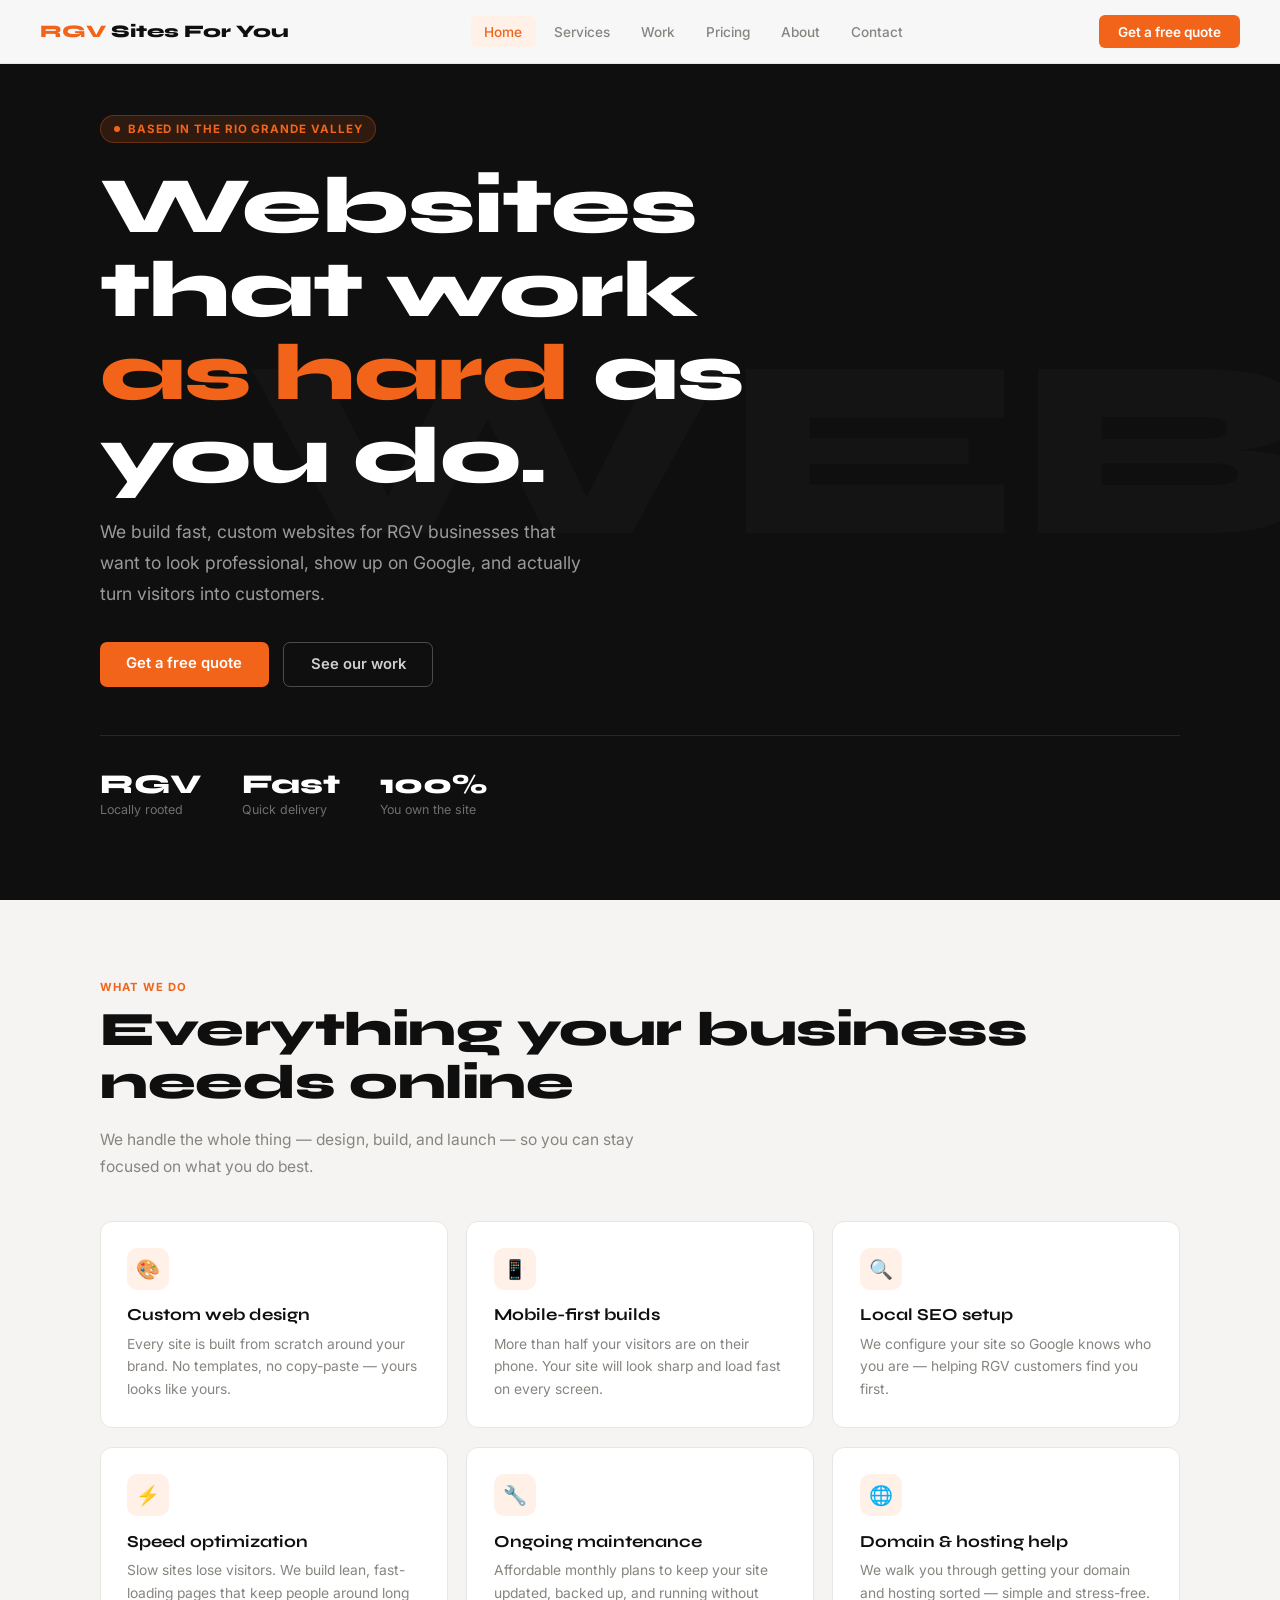
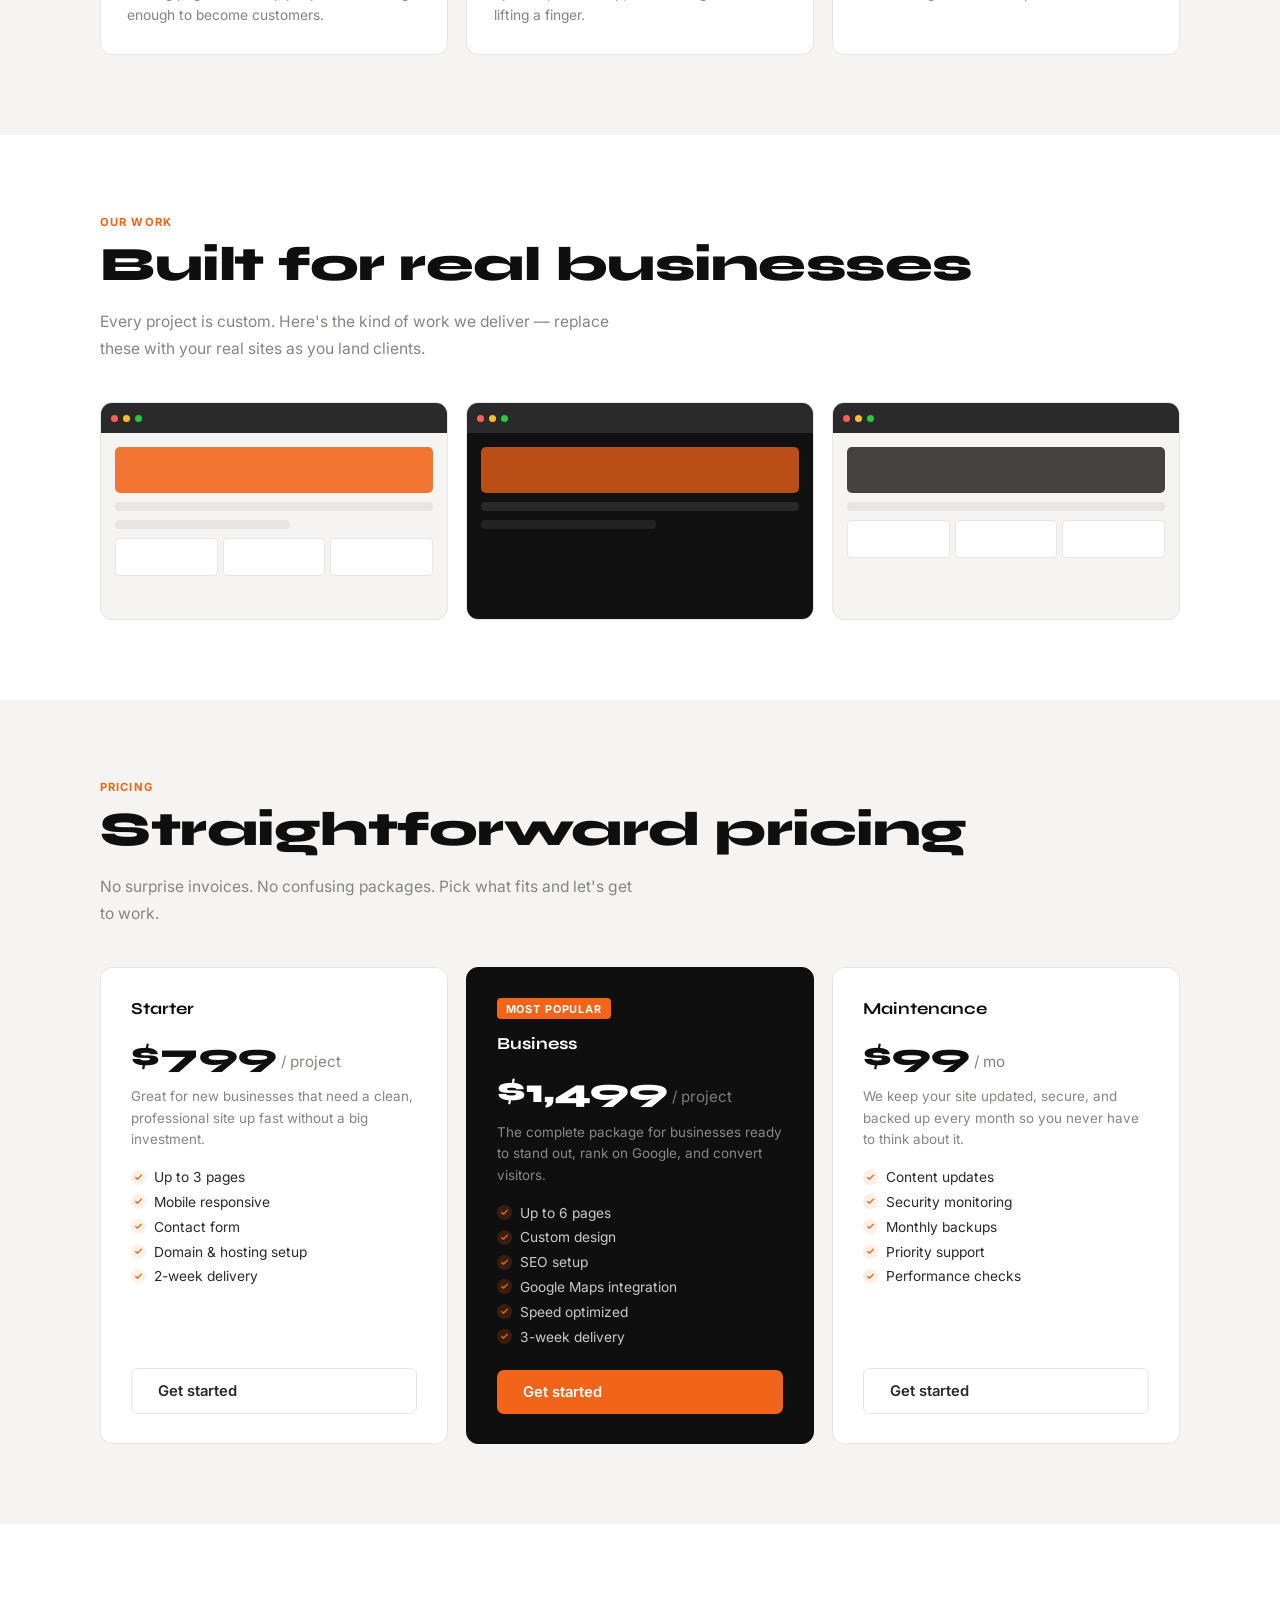
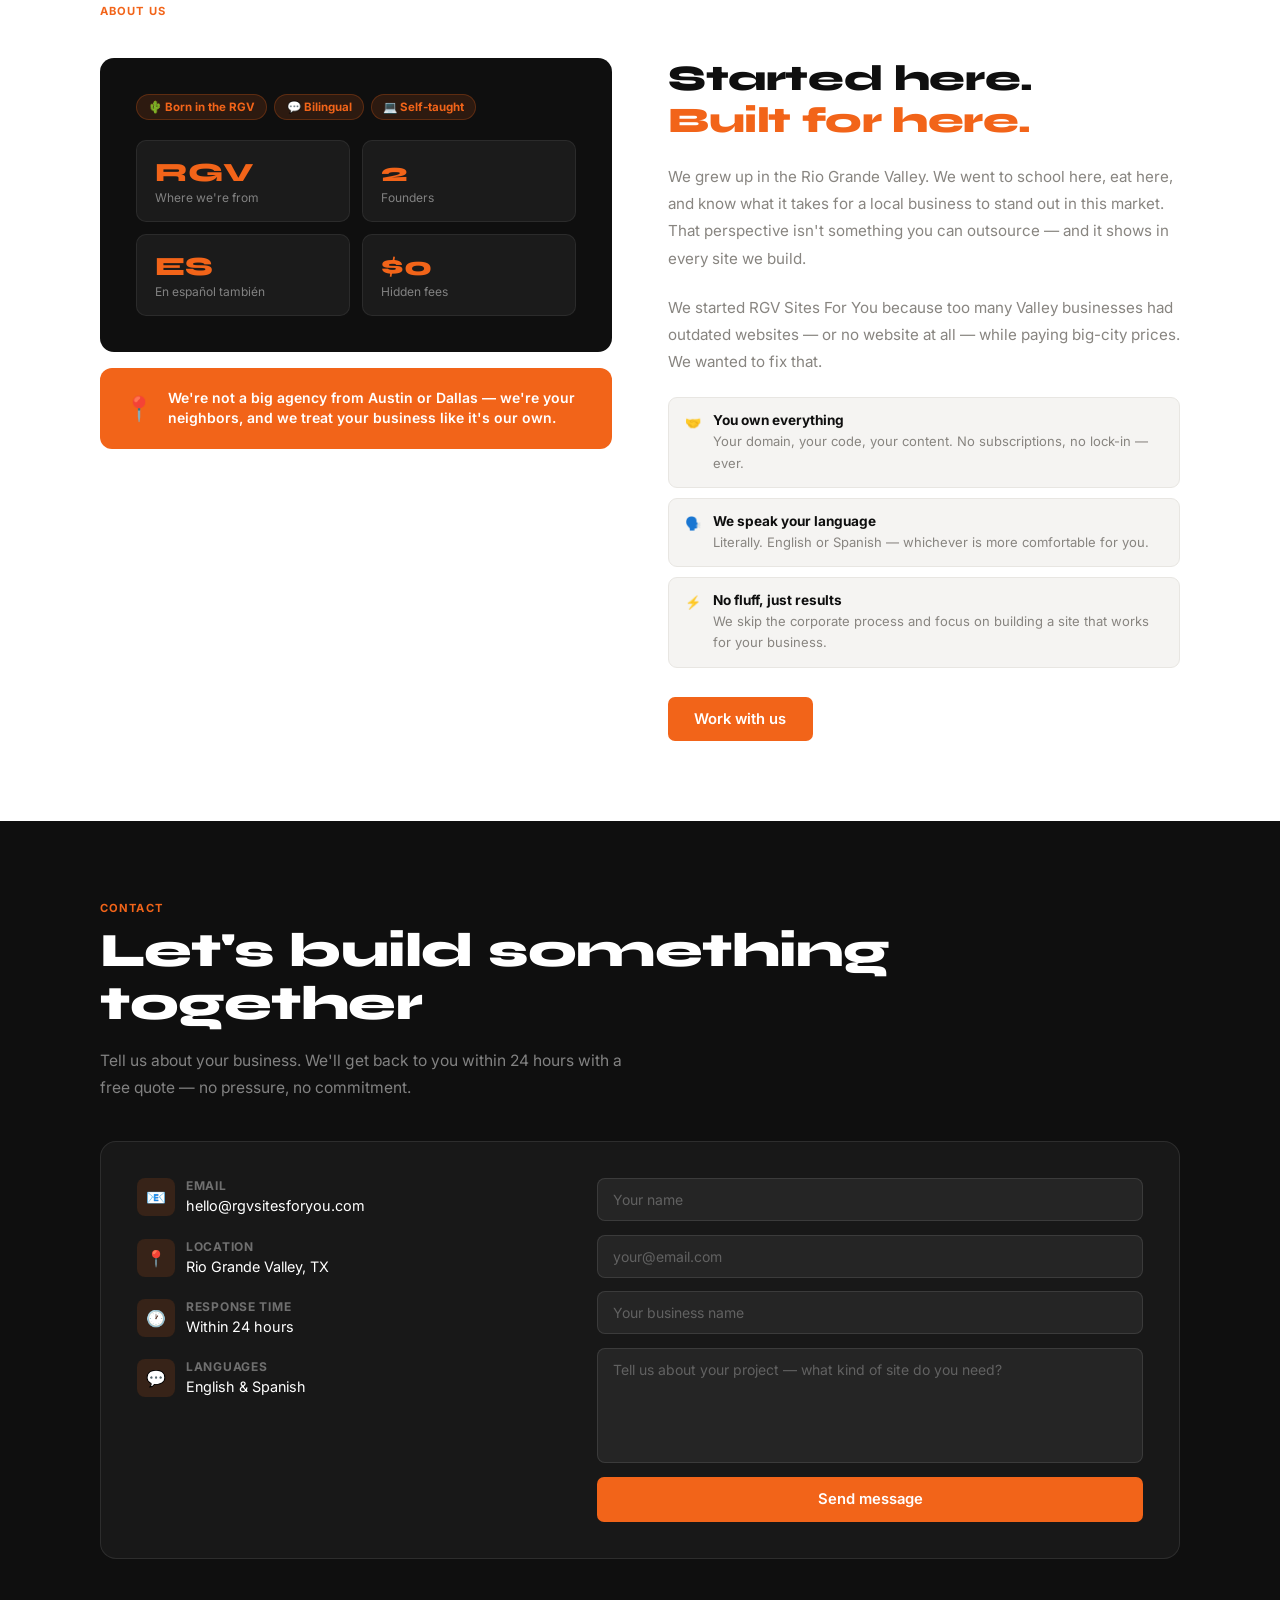
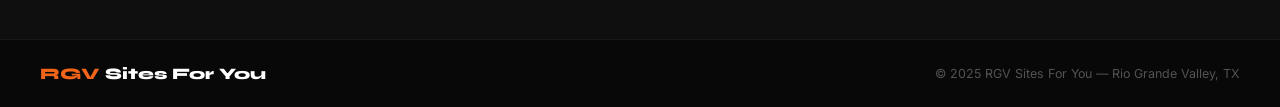
<file: rgvsitesforyou-final.html>
<!DOCTYPE html>
<html lang="en">
<head>
<meta charset="UTF-8">
<meta name="viewport" content="width=device-width, initial-scale=1.0">
<title>RGV Sites For You</title>
<link href="https://fonts.googleapis.com/css2?family=Inter:wght@400;500;600;700&family=Syne:wght@700;800&display=swap" rel="stylesheet">
<style>
  *,*::before,*::after{box-sizing:border-box;margin:0;padding:0}
  :root{
    --orange:#F26419;--od:#C14E0F;--ol:#FFF0E8;
    --black:#0F0F0F;--white:#fff;--gray:#F5F4F2;--gm:#E8E6E2;
    --muted:#888580;--body:#2C2A28;
  }
  html{scroll-behavior:smooth}
  body{font-family:'Inter',sans-serif;color:var(--body);background:var(--white);overflow-x:hidden}

  /* ── NAV ── */
  nav{
    position:fixed;top:0;left:0;right:0;z-index:999;
    height:64px;display:flex;align-items:center;justify-content:space-between;
    padding:0 2.5rem;
    background:rgba(255,255,255,0.97);
    border-bottom:1px solid var(--gm);
    backdrop-filter:blur(12px);
  }
  .logo{font-family:'Syne',sans-serif;font-size:1.1rem;font-weight:800;color:var(--black);text-decoration:none;cursor:pointer}
  .logo span{color:var(--orange)}
  .nav-links{display:flex;gap:4px;list-style:none}
  .nav-links a{
    display:block;padding:.45rem .85rem;border-radius:6px;
    font-size:.85rem;font-weight:500;color:var(--muted);
    text-decoration:none;transition:color .2s,background .2s;
  }
  .nav-links a:hover{color:var(--body);background:var(--gray)}
  .nav-links a.active{color:var(--orange);background:var(--ol)}
  .nav-cta{
    background:var(--orange);color:#fff;border:none;
    padding:.55rem 1.2rem;border-radius:6px;
    font-family:'Inter',sans-serif;font-size:.85rem;font-weight:600;
    cursor:pointer;text-decoration:none;transition:background .2s;
  }
  .nav-cta:hover{background:var(--od)}
  .nav-hamburger{display:none;background:none;border:none;cursor:pointer;padding:.5rem}
  .nav-hamburger span{display:block;width:22px;height:2px;background:var(--body);margin:4px 0;transition:.3s}
  .mobile-menu{display:none;position:fixed;top:64px;left:0;right:0;background:#fff;border-bottom:1px solid var(--gm);padding:1rem 1.5rem;flex-direction:column;gap:.5rem;z-index:998}
  .mobile-menu a{display:block;padding:.65rem .75rem;border-radius:6px;font-size:.95rem;font-weight:500;color:var(--body);text-decoration:none}
  .mobile-menu a:hover{background:var(--gray)}
  .mobile-menu.open{display:flex}

  /* ── SHARED ── */
  section{padding:5rem 2rem}
  .inner{max-width:1080px;margin:0 auto}
  .label{display:block;font-size:.7rem;font-weight:700;letter-spacing:.1em;text-transform:uppercase;color:var(--orange);margin-bottom:.65rem}
  .big{font-family:'Syne',sans-serif;font-size:clamp(2rem,5vw,3rem);font-weight:800;color:var(--black);letter-spacing:-.5px;line-height:1.1;margin-bottom:1rem}
  .sub{color:var(--muted);font-size:.975rem;line-height:1.75;max-width:540px}
  .btn{display:inline-block;border:none;cursor:pointer;font-family:'Inter',sans-serif;font-weight:600;font-size:.925rem;border-radius:7px;text-decoration:none;padding:.8rem 1.65rem;transition:background .2s,transform .15s,color .2s,border-color .2s}
  .btn-fill{background:var(--orange);color:#fff}
  .btn-fill:hover{background:var(--od);transform:translateY(-1px)}
  .btn-ghost{background:transparent;color:rgba(255,255,255,.8);border:1px solid rgba(255,255,255,.25)}
  .btn-ghost:hover{border-color:rgba(255,255,255,.6);color:#fff}
  .btn-outline{background:transparent;color:var(--body);border:1.5px solid var(--gm)}
  .btn-outline:hover{border-color:var(--orange);color:var(--orange)}

  /* ── HERO ── */
  #home{
    min-height:100vh;background:var(--black);
    display:flex;align-items:center;
    padding:6rem 2rem 4rem;position:relative;overflow:hidden;
  }
  .hero-ghost{
    position:absolute;right:-2rem;top:50%;transform:translateY(-50%);
    font-family:'Syne',sans-serif;font-size:20vw;font-weight:800;
    color:rgba(255,255,255,.025);line-height:1;pointer-events:none;user-select:none;
  }
  .hero-inner{max-width:1080px;margin:0 auto;width:100%;position:relative;z-index:1}
  .pill{
    display:inline-flex;align-items:center;gap:8px;
    background:rgba(242,100,25,.14);border:1px solid rgba(242,100,25,.3);
    color:var(--orange);font-size:.72rem;font-weight:700;
    letter-spacing:.08em;text-transform:uppercase;
    padding:.38rem .8rem;border-radius:100px;margin-bottom:1.4rem;
  }
  .pill::before{content:'';width:6px;height:6px;background:var(--orange);border-radius:50%;animation:blink 2s infinite}
  @keyframes blink{0%,100%{opacity:1}50%{opacity:.35}}
  .hero-inner h1{font-family:'Syne',sans-serif;font-size:clamp(2.8rem,7vw,5rem);font-weight:800;line-height:1.04;color:#fff;letter-spacing:-1px;margin-bottom:1.2rem;max-width:720px}
  .hero-inner h1 em{color:var(--orange);font-style:normal}
  .hero-inner p{font-size:1.1rem;color:rgba(255,255,255,.58);line-height:1.75;max-width:500px;margin-bottom:2rem}
  .hero-btns{display:flex;gap:.9rem;flex-wrap:wrap}
  .hero-stats{display:flex;gap:2.5rem;margin-top:3rem;padding-top:2rem;border-top:1px solid rgba(255,255,255,.1);flex-wrap:wrap}
  .stat-n{font-family:'Syne',sans-serif;font-size:1.7rem;font-weight:800;color:#fff}
  .stat-l{font-size:.78rem;color:rgba(255,255,255,.4);margin-top:2px}

  /* ── SERVICES ── */
  #services{background:var(--gray)}
  .svc-grid{display:grid;grid-template-columns:repeat(auto-fit,minmax(270px,1fr));gap:1.15rem;margin-top:2.5rem}
  .svc-card{background:#fff;border-radius:12px;padding:1.65rem;border:1px solid var(--gm);transition:transform .2s,box-shadow .2s}
  .svc-card:hover{transform:translateY(-3px);box-shadow:0 14px 36px rgba(0,0,0,.08)}
  .svc-ico{width:42px;height:42px;background:var(--ol);border-radius:10px;display:flex;align-items:center;justify-content:center;font-size:1.2rem;margin-bottom:.9rem}
  .svc-card h3{font-family:'Syne',sans-serif;font-size:1.05rem;font-weight:700;margin-bottom:.45rem;color:var(--black)}
  .svc-card p{font-size:.865rem;color:var(--muted);line-height:1.65}

  /* ── PORTFOLIO ── */
  #portfolio{background:#fff}
  .port-grid{display:grid;grid-template-columns:repeat(auto-fit,minmax(290px,1fr));gap:1.15rem;margin-top:2.5rem}
  .port-item{border-radius:12px;overflow:hidden;border:1px solid var(--gm);background:var(--gray);aspect-ratio:16/10;position:relative;cursor:pointer;transition:transform .2s}
  .port-item:hover{transform:scale(1.025)}
  .port-item:hover .port-over{opacity:1}
  .pmock{width:100%;height:100%;display:flex;flex-direction:column}
  .pmock-bar{height:30px;background:#2a2a2a;display:flex;align-items:center;padding:0 10px;gap:5px}
  .pmock-dot{width:7px;height:7px;border-radius:50%}
  .pmock-body{flex:1;padding:14px;display:flex;flex-direction:column;gap:9px}
  .pmock-hero{height:46px;background:var(--orange);border-radius:5px;opacity:.88}
  .pmock-row{height:9px;background:var(--gm);border-radius:4px}
  .pmock-row.s{width:55%}
  .pmock-cols{display:grid;grid-template-columns:1fr 1fr 1fr;gap:5px}
  .pmock-col{height:38px;background:#fff;border-radius:4px;border:1px solid var(--gm)}
  .port-over{position:absolute;inset:0;background:rgba(242,100,25,.91);opacity:0;transition:opacity .25s;display:flex;flex-direction:column;align-items:center;justify-content:center;color:#fff}
  .port-over strong{font-family:'Syne',sans-serif;font-size:1.05rem;font-weight:700}
  .port-over span{font-size:.78rem;opacity:.85;margin-top:3px}

  /* ── PRICING ── */
  #pricing{background:var(--gray)}
  .price-grid{display:grid;grid-template-columns:repeat(auto-fit,minmax(250px,1fr));gap:1.15rem;margin-top:2.5rem}
  .price-card{background:#fff;border-radius:12px;padding:1.85rem;border:1px solid var(--gm);display:flex;flex-direction:column}
  .price-card.feat{background:var(--black);border-color:var(--black)}
  .price-badge{font-size:.68rem;font-weight:700;letter-spacing:.08em;text-transform:uppercase;background:var(--orange);color:#fff;padding:.22rem .55rem;border-radius:4px;display:inline-block;margin-bottom:.9rem;align-self:flex-start}
  .price-card h3{font-family:'Syne',sans-serif;font-size:1.05rem;font-weight:700;margin-bottom:.4rem;color:var(--black)}
  .price-card.feat h3{color:#fff}
  .price-amt{font-family:'Syne',sans-serif;font-size:2.1rem;font-weight:800;color:var(--black);margin:.65rem 0}
  .price-card.feat .price-amt{color:#fff}
  .price-amt span{font-family:'Inter',sans-serif;font-size:.95rem;font-weight:400;color:var(--muted)}
  .price-card.feat .price-amt span{color:rgba(255,255,255,.45)}
  .price-desc{font-size:.84rem;color:var(--muted);margin-bottom:1.15rem;line-height:1.6}
  .price-card.feat .price-desc{color:rgba(255,255,255,.5)}
  .price-list{list-style:none;display:flex;flex-direction:column;gap:.55rem;margin-bottom:1.6rem;flex:1}
  .price-list li{font-size:.86rem;display:flex;align-items:center;gap:8px;color:var(--body)}
  .price-card.feat .price-list li{color:rgba(255,255,255,.78)}
  .price-list li::before{content:'';width:15px;height:15px;min-width:15px;border-radius:50%;background:var(--ol);background-image:url("data:image/svg+xml,%3Csvg xmlns='http://www.w3.org/2000/svg' viewBox='0 0 16 16'%3E%3Cpath fill='none' stroke='%23F26419' stroke-width='2.2' stroke-linecap='round' stroke-linejoin='round' d='M3 8l3 3 7-7'/%3E%3C/svg%3E");background-size:9px;background-position:center;background-repeat:no-repeat}
  .price-card.feat .price-list li::before{background-color:rgba(242,100,25,.18)}

  /* ── ABOUT ── */
  #about{background:#fff}
  .about-layout{display:flex;gap:3.5rem;align-items:flex-start;margin-top:2.5rem;flex-wrap:wrap}
  .about-left{flex:1;min-width:280px;display:flex;flex-direction:column;gap:1rem}
  .about-card-main{background:var(--black);border-radius:14px;padding:2.25rem;display:flex;flex-direction:column;gap:1.25rem}
  .about-tags{display:flex;flex-wrap:wrap;gap:7px}
  .about-tag{background:rgba(242,100,25,.13);color:var(--orange);font-size:.72rem;font-weight:700;padding:.3rem .7rem;border-radius:100px;border:1px solid rgba(242,100,25,.25)}
  .about-nums{display:grid;grid-template-columns:1fr 1fr;gap:.75rem}
  .about-num-box{background:rgba(255,255,255,.05);border-radius:10px;padding:1rem 1.1rem;border:1px solid rgba(255,255,255,.07)}
  .about-num{font-family:'Syne',sans-serif;font-size:1.65rem;font-weight:800;color:var(--orange)}
  .about-num-l{font-size:.75rem;color:rgba(255,255,255,.45);margin-top:2px}
  .about-accent{background:var(--orange);border-radius:12px;padding:1.25rem 1.5rem;display:flex;align-items:center;gap:.85rem}
  .about-accent p{font-size:.875rem;font-weight:600;color:#fff;line-height:1.45}
  .about-right{flex:1;min-width:280px;display:flex;flex-direction:column;gap:1.35rem}
  .about-right h2{font-family:'Syne',sans-serif;font-size:clamp(1.6rem,3.5vw,2.25rem);font-weight:800;color:var(--black);letter-spacing:-.4px;line-height:1.15}
  .about-right h2 em{color:var(--orange);font-style:normal}
  .about-right p{font-size:.95rem;color:var(--muted);line-height:1.8}
  .about-vals{display:flex;flex-direction:column;gap:.65rem}
  .about-val{display:flex;align-items:flex-start;gap:.75rem;background:var(--gray);border-radius:9px;padding:.85rem 1rem;border:1px solid var(--gm)}
  .v-ico{font-size:1.1rem;margin-top:1px}
  .about-val strong{font-size:.85rem;font-weight:700;color:var(--black);display:block;margin-bottom:2px}
  .about-val span{font-size:.815rem;color:var(--muted);line-height:1.5}

  /* ── CONTACT ── */
  #contact{background:var(--black)}
  #contact .big{color:#fff}
  #contact .sub{color:rgba(255,255,255,.48)}
  .contact-box{display:flex;gap:2.5rem;margin-top:2.5rem;background:rgba(255,255,255,.04);border:1px solid rgba(255,255,255,.09);border-radius:16px;padding:2.25rem;flex-wrap:wrap}
  .contact-info{display:flex;flex-direction:column;gap:1.4rem;flex:1;min-width:220px}
  .c-item{display:flex;align-items:flex-start;gap:11px}
  .c-ico{width:38px;height:38px;min-width:38px;background:rgba(242,100,25,.14);border-radius:8px;display:flex;align-items:center;justify-content:center;font-size:1rem}
  .c-text strong{display:block;font-size:.75rem;text-transform:uppercase;letter-spacing:.06em;color:rgba(255,255,255,.38);margin-bottom:2px;font-weight:700}
  .c-text span{color:#fff;font-size:.9rem}
  .contact-form{display:flex;flex-direction:column;gap:.85rem;flex:1.3;min-width:260px}
  .contact-form input,.contact-form textarea{background:rgba(255,255,255,.06);border:1px solid rgba(255,255,255,.1);border-radius:8px;padding:.75rem .95rem;color:#fff;font-family:'Inter',sans-serif;font-size:.875rem;outline:none;transition:border-color .2s;resize:none}
  .contact-form input::placeholder,.contact-form textarea::placeholder{color:rgba(255,255,255,.28)}
  .contact-form input:focus,.contact-form textarea:focus{border-color:var(--orange)}
  .contact-form textarea{height:115px}
  .contact-form .btn-fill{width:100%;text-align:center;padding:.85rem;font-size:.925rem;border:none}

  /* ── FOOTER ── */
  footer{background:#080808;border-top:1px solid rgba(255,255,255,.06);padding:1.5rem 2.5rem;display:flex;justify-content:space-between;align-items:center;flex-wrap:wrap;gap:1rem}
  .footer-logo{font-family:'Syne',sans-serif;font-size:1rem;font-weight:800;color:#fff}
  .footer-logo span{color:var(--orange)}
  footer p{font-size:.78rem;color:rgba(255,255,255,.3)}

  /* ── ACTIVE NAV HIGHLIGHT ── */
  .nav-links a.active{color:var(--orange);background:var(--ol)}

  /* ── RESPONSIVE ── */
  @media(max-width:768px){
    nav{padding:0 1.25rem}
    .nav-links,.nav-cta{display:none}
    .nav-hamburger{display:block}
    section{padding:4rem 1.25rem}
    .hero-stats{gap:1.5rem}
    footer{padding:1.25rem}
  }
</style>
</head>
<body>

<!-- NAV -->
<nav>
  <a class="logo" href="#home"><span>RGV</span> Sites For You</a>
  <ul class="nav-links">
    <li><a href="#home">Home</a></li>
    <li><a href="#services">Services</a></li>
    <li><a href="#portfolio">Work</a></li>
    <li><a href="#pricing">Pricing</a></li>
    <li><a href="#about">About</a></li>
    <li><a href="#contact">Contact</a></li>
  </ul>
  <a class="nav-cta" href="#contact">Get a free quote</a>
  <button class="nav-hamburger" onclick="toggleMenu()" aria-label="Menu">
    <span></span><span></span><span></span>
  </button>
</nav>

<!-- MOBILE MENU -->
<div class="mobile-menu" id="mobileMenu">
  <a href="#home"      onclick="closeMenu()">Home</a>
  <a href="#services"  onclick="closeMenu()">Services</a>
  <a href="#portfolio" onclick="closeMenu()">Work</a>
  <a href="#pricing"   onclick="closeMenu()">Pricing</a>
  <a href="#about"     onclick="closeMenu()">About</a>
  <a href="#contact"   onclick="closeMenu()">Contact</a>
</div>

<!-- HOME -->
<section id="home">
  <div class="hero-ghost">WEB</div>
  <div class="hero-inner">
    <div class="pill">Based in the Rio Grande Valley</div>
    <h1>Websites that work <em>as hard</em> as you do.</h1>
    <p>We build fast, custom websites for RGV businesses that want to look professional, show up on Google, and actually turn visitors into customers.</p>
    <div class="hero-btns">
      <a class="btn btn-fill" href="#contact">Get a free quote</a>
      <a class="btn btn-ghost" href="#portfolio">See our work</a>
    </div>
    <div class="hero-stats">
      <div><div class="stat-n">RGV</div><div class="stat-l">Locally rooted</div></div>
      <div><div class="stat-n">Fast</div><div class="stat-l">Quick delivery</div></div>
      <div><div class="stat-n">100%</div><div class="stat-l">You own the site</div></div>
    </div>
  </div>
</section>

<!-- SERVICES -->
<section id="services">
  <div class="inner">
    <span class="label">What we do</span>
    <h2 class="big">Everything your business needs online</h2>
    <p class="sub">We handle the whole thing — design, build, and launch — so you can stay focused on what you do best.</p>
    <div class="svc-grid">
      <div class="svc-card"><div class="svc-ico">🎨</div><h3>Custom web design</h3><p>Every site is built from scratch around your brand. No templates, no copy-paste — yours looks like yours.</p></div>
      <div class="svc-card"><div class="svc-ico">📱</div><h3>Mobile-first builds</h3><p>More than half your visitors are on their phone. Your site will look sharp and load fast on every screen.</p></div>
      <div class="svc-card"><div class="svc-ico">🔍</div><h3>Local SEO setup</h3><p>We configure your site so Google knows who you are — helping RGV customers find you first.</p></div>
      <div class="svc-card"><div class="svc-ico">⚡</div><h3>Speed optimization</h3><p>Slow sites lose visitors. We build lean, fast-loading pages that keep people around long enough to become customers.</p></div>
      <div class="svc-card"><div class="svc-ico">🔧</div><h3>Ongoing maintenance</h3><p>Affordable monthly plans to keep your site updated, backed up, and running without lifting a finger.</p></div>
      <div class="svc-card"><div class="svc-ico">🌐</div><h3>Domain &amp; hosting help</h3><p>We walk you through getting your domain and hosting sorted — simple and stress-free.</p></div>
    </div>
  </div>
</section>

<!-- PORTFOLIO -->
<section id="portfolio">
  <div class="inner">
    <span class="label">Our work</span>
    <h2 class="big">Built for real businesses</h2>
    <p class="sub">Every project is custom. Here's the kind of work we deliver — replace these with your real sites as you land clients.</p>
    <div class="port-grid">

      <div class="port-item">
        <div class="pmock">
          <div class="pmock-bar">
            <div class="pmock-dot" style="background:#FF5F57"></div>
            <div class="pmock-dot" style="background:#FEBC2E"></div>
            <div class="pmock-dot" style="background:#28C840"></div>
          </div>
          <div class="pmock-body">
            <div class="pmock-hero"></div>
            <div class="pmock-row"></div>
            <div class="pmock-row s"></div>
            <div class="pmock-cols"><div class="pmock-col"></div><div class="pmock-col"></div><div class="pmock-col"></div></div>
          </div>
        </div>
        <div class="port-over"><strong>Local Restaurant</strong><span>Menu &amp; reservations</span></div>
      </div>

      <div class="port-item">
        <div class="pmock">
          <div class="pmock-bar">
            <div class="pmock-dot" style="background:#FF5F57"></div>
            <div class="pmock-dot" style="background:#FEBC2E"></div>
            <div class="pmock-dot" style="background:#28C840"></div>
          </div>
          <div class="pmock-body" style="background:#111">
            <div class="pmock-hero" style="background:#F26419;opacity:.75"></div>
            <div class="pmock-row" style="background:rgba(255,255,255,.1)"></div>
            <div class="pmock-row s" style="background:rgba(255,255,255,.07)"></div>
          </div>
        </div>
        <div class="port-over"><strong>Fitness Studio</strong><span>Brand site + schedule</span></div>
      </div>

      <div class="port-item">
        <div class="pmock">
          <div class="pmock-bar">
            <div class="pmock-dot" style="background:#FF5F57"></div>
            <div class="pmock-dot" style="background:#FEBC2E"></div>
            <div class="pmock-dot" style="background:#28C840"></div>
          </div>
          <div class="pmock-body">
            <div class="pmock-hero" style="background:#2C2A28"></div>
            <div class="pmock-row"></div>
            <div class="pmock-cols"><div class="pmock-col"></div><div class="pmock-col"></div><div class="pmock-col"></div></div>
          </div>
        </div>
        <div class="port-over"><strong>Law Office</strong><span>Professional landing page</span></div>
      </div>

    </div>
  </div>
</section>

<!-- PRICING -->
<section id="pricing">
  <div class="inner">
    <span class="label">Pricing</span>
    <h2 class="big">Straightforward pricing</h2>
    <p class="sub">No surprise invoices. No confusing packages. Pick what fits and let's get to work.</p>
    <div class="price-grid">

      <div class="price-card">
        <h3>Starter</h3>
        <div class="price-amt">$799<span> / project</span></div>
        <p class="price-desc">Great for new businesses that need a clean, professional site up fast without a big investment.</p>
        <ul class="price-list">
          <li>Up to 3 pages</li><li>Mobile responsive</li><li>Contact form</li>
          <li>Domain &amp; hosting setup</li><li>2-week delivery</li>
        </ul>
        <a class="btn btn-outline" href="#contact">Get started</a>
      </div>

      <div class="price-card feat">
        <div class="price-badge">Most popular</div>
        <h3>Business</h3>
        <div class="price-amt">$1,499<span> / project</span></div>
        <p class="price-desc">The complete package for businesses ready to stand out, rank on Google, and convert visitors.</p>
        <ul class="price-list">
          <li>Up to 6 pages</li><li>Custom design</li><li>SEO setup</li>
          <li>Google Maps integration</li><li>Speed optimized</li><li>3-week delivery</li>
        </ul>
        <a class="btn btn-fill" href="#contact">Get started</a>
      </div>

      <div class="price-card">
        <h3>Maintenance</h3>
        <div class="price-amt">$99<span> / mo</span></div>
        <p class="price-desc">We keep your site updated, secure, and backed up every month so you never have to think about it.</p>
        <ul class="price-list">
          <li>Content updates</li><li>Security monitoring</li><li>Monthly backups</li>
          <li>Priority support</li><li>Performance checks</li>
        </ul>
        <a class="btn btn-outline" href="#contact">Get started</a>
      </div>

    </div>
  </div>
</section>

<!-- ABOUT -->
<section id="about">
  <div class="inner">
    <span class="label">About us</span>
    <div class="about-layout">

      <div class="about-left">
        <div class="about-card-main">
          <div class="about-tags">
            <span class="about-tag">🌵 Born in the RGV</span>
            <span class="about-tag">💬 Bilingual</span>
            <span class="about-tag">💻 Self-taught</span>
          </div>
          <div class="about-nums">
            <div class="about-num-box"><div class="about-num">RGV</div><div class="about-num-l">Where we're from</div></div>
            <div class="about-num-box"><div class="about-num">2</div><div class="about-num-l">Founders</div></div>
            <div class="about-num-box"><div class="about-num">ES</div><div class="about-num-l">En español también</div></div>
            <div class="about-num-box"><div class="about-num">$0</div><div class="about-num-l">Hidden fees</div></div>
          </div>
        </div>
        <div class="about-accent">
          <span style="font-size:1.5rem">📍</span>
          <p>We're not a big agency from Austin or Dallas — we're your neighbors, and we treat your business like it's our own.</p>
        </div>
      </div>

      <div class="about-right">
        <h2>Started here.<br><em>Built for here.</em></h2>
        <p>We grew up in the Rio Grande Valley. We went to school here, eat here, and know what it takes for a local business to stand out in this market. That perspective isn't something you can outsource — and it shows in every site we build.</p>
        <p>We started RGV Sites For You because too many Valley businesses had outdated websites — or no website at all — while paying big-city prices. We wanted to fix that.</p>
        <div class="about-vals">
          <div class="about-val"><span class="v-ico">🤝</span><div><strong>You own everything</strong><span>Your domain, your code, your content. No subscriptions, no lock-in — ever.</span></div></div>
          <div class="about-val"><span class="v-ico">🗣️</span><div><strong>We speak your language</strong><span>Literally. English or Spanish — whichever is more comfortable for you.</span></div></div>
          <div class="about-val"><span class="v-ico">⚡</span><div><strong>No fluff, just results</strong><span>We skip the corporate process and focus on building a site that works for your business.</span></div></div>
        </div>
        <a class="btn btn-fill" href="#contact" style="margin-top:.5rem;align-self:flex-start">Work with us</a>
      </div>

    </div>
  </div>
</section>

<!-- CONTACT -->
<section id="contact">
  <div class="inner">
    <span class="label">Contact</span>
    <h2 class="big">Let's build something together</h2>
    <p class="sub">Tell us about your business. We'll get back to you within 24 hours with a free quote — no pressure, no commitment.</p>
    <div class="contact-box">
      <div class="contact-info">
        <div class="c-item"><div class="c-ico">📧</div><div class="c-text"><strong>Email</strong><span>hello@rgvsitesforyou.com</span></div></div>
        <div class="c-item"><div class="c-ico">📍</div><div class="c-text"><strong>Location</strong><span>Rio Grande Valley, TX</span></div></div>
        <div class="c-item"><div class="c-ico">🕐</div><div class="c-text"><strong>Response time</strong><span>Within 24 hours</span></div></div>
        <div class="c-item"><div class="c-ico">💬</div><div class="c-text"><strong>Languages</strong><span>English &amp; Spanish</span></div></div>
      </div>
      <div class="contact-form">
        <input type="text" placeholder="Your name">
        <input type="email" placeholder="your@email.com">
        <input type="text" placeholder="Your business name">
        <textarea placeholder="Tell us about your project — what kind of site do you need?"></textarea>
        <button class="btn btn-fill">Send message</button>
      </div>
    </div>
  </div>
</section>

<!-- FOOTER -->
<footer>
  <div class="footer-logo"><span>RGV</span> Sites For You</div>
  <p>© 2025 RGV Sites For You — Rio Grande Valley, TX</p>
</footer>

<script>
  // Mobile menu
  function toggleMenu(){
    document.getElementById('mobileMenu').classList.toggle('open')
  }
  function closeMenu(){
    document.getElementById('mobileMenu').classList.remove('open')
  }

  // Active nav highlight on scroll
  const sections = document.querySelectorAll('section[id]')
  const navLinks = document.querySelectorAll('.nav-links a')

  function setActive(){
    let current = ''
    sections.forEach(s => {
      if(window.scrollY >= s.offsetTop - 80) current = s.id
    })
    navLinks.forEach(a => {
      a.classList.toggle('active', a.getAttribute('href') === '#' + current)
    })
  }

  window.addEventListener('scroll', setActive)
  setActive()

  // Smooth scroll offset for fixed nav
  document.querySelectorAll('a[href^="#"]').forEach(a => {
    a.addEventListener('click', e => {
      const target = document.querySelector(a.getAttribute('href'))
      if(target){
        e.preventDefault()
        window.scrollTo({top: target.offsetTop - 64, behavior: 'smooth'})
      }
    })
  })
</script>
</body>
</html>
</file>
